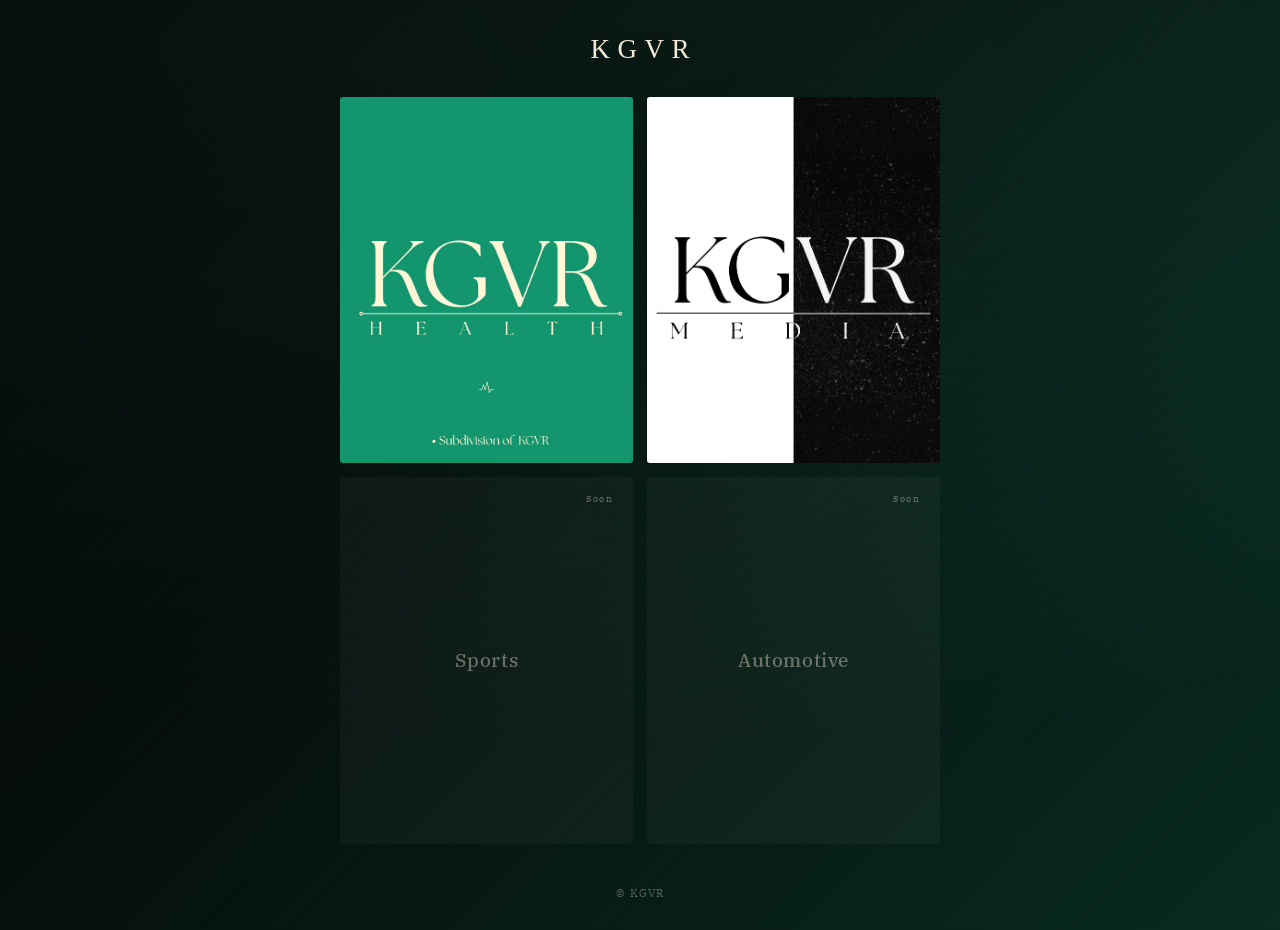
<file: index.html>
<!doctype html>
<html lang="en">
<head>
<meta charset="UTF-8">
<meta name="viewport" content="width=device-width, initial-scale=1, viewport-fit=cover">
<meta name="google-site-verification" content="y808FiQTs0OoeyJCo0NvgTRXSNj5rNbCynLtwxLH-V4" />
<title>KGVR</title>
<link rel="preconnect" href="https://fonts.googleapis.com">
<link rel="preconnect" href="https://fonts.gstatic.com" crossorigin>
<link href="https://fonts.googleapis.com/css2?family=IBM+Plex+Serif:wght@400;500;600&display=swap" rel="stylesheet">
<style>
  :root{
    --ink:#0a0a0a;
    --cream:#f4ecd8;
    --green:#157a5c;
    --dot:#d9d9d9;
    --dim:#8a8a8a;
    --wipe-ease: cubic-bezier(.76,0,.24,1);
  }

  *{ box-sizing:border-box; margin:0; padding:0; }

  html{
    height:100%;
    background:var(--ink);
  }

  body{
    min-height:100%;
    overflow-x:hidden;
    font-family:'IBM Plex Serif', serif;
    color:var(--cream);
    background:
      radial-gradient(140% 100% at 50% 0%, rgba(0,0,0,0) 0%, rgba(0,0,0,.5) 80%),
      linear-gradient(-45deg, #060606, #0e2a20, #157a5c, #0a1a15, #060606);
    background-size: 100% 100%, 400% 400%;
    background-position: 0 0, 0% 50%;
    animation: drift 18s ease-in-out infinite;
  }

  @keyframes drift{
    0%{ background-position: 0 0, 0% 50%; }
    50%{ background-position: 0 0, 100% 50%; }
    100%{ background-position: 0 0, 0% 50%; }
  }

  @media (prefers-reduced-motion: reduce){
    body{ animation:none; background-position: 0 0, 30% 50%; }
  }

  /* ================= INTRO ================= */

  #intro{
    position:fixed;
    inset:0;
    z-index:100;
    background:var(--ink);
    display:flex;
    align-items:center;
    justify-content:center;
    animation: intro-wipe 1.9s var(--wipe-ease) forwards;
    animation-delay: .15s;
    will-change: transform;
  }

  @keyframes intro-wipe{
    0%, 62%{ transform: translateX(0) skewX(0deg); }
    100%{ transform: translateX(115%) skewX(-14deg); }
  }

  #intro.hidden{
    display:none;
  }

  .dot-cluster{
    display:flex;
    flex-direction:column;
    gap:10px;
    animation: cluster-pulse .5s var(--wipe-ease) .95s;
  }

  .dot-row{
    display:flex;
    gap:10px;
  }

  .dot-row:nth-child(2){ margin-left:20px; }
  .dot-row:nth-child(3){ margin-left:40px; }
  .dot-row:nth-child(4){ margin-left:60px; }

  .dot{
    width:16px;
    height:16px;
    border-radius:50%;
    background:var(--dot);
    opacity:0;
    transform:scale(.4);
    animation: dot-in .5s var(--wipe-ease) forwards;
  }

  @keyframes dot-in{
    to{ opacity:1; transform:scale(1); }
  }

  @keyframes cluster-pulse{
    0%{ transform:scale(1); }
    50%{ transform:scale(1.06); }
    100%{ transform:scale(1); }
  }

  @media (min-width:600px){
    .dot{ width:20px; height:20px; }
    .dot-row{ gap:14px; }
    .dot-cluster{ gap:14px; }
  }

  /* ================= PAGE ================= */

  #page{
    position:relative;
    min-height:100vh;
    min-height:100dvh;
    display:flex;
    flex-direction:column;
  }

  header.brand{
    padding: 34px 24px 12px;
    display:flex;
    justify-content:center;
  }

  .mark{
    font-family:'Times New Roman', Times, serif;
    font-weight:400;
    font-size: 27px;
    letter-spacing: .28em;
    padding-left:.28em;
    color:var(--cream);
  }

  main.tiles{
    flex:1;
    display:flex;
    flex-direction:column;
    justify-content:center;
    padding: 20px 20px 24px;
    max-width: 640px;
    margin: 0 auto;
    width:100%;
  }

  .grid{
    display:grid;
    grid-template-columns: 1fr 1fr;
    gap: 14px;
  }

  .tile{
    position:relative;
    aspect-ratio: 4 / 5;
    border-radius:3px;
    overflow:hidden;
    display:block;
    text-decoration:none;
    -webkit-tap-highlight-color: transparent;
  }

  .tile.health{ background: var(--green); }
  .tile.media{ background: #0a0a0a; }

  .tile img{
    width:100%;
    height:100%;
    object-fit:cover;
    display:block;
    transition: transform .5s var(--wipe-ease);
  }

  .tile.live:hover img,
  .tile.live:focus-visible img{
    transform: scale(1.035);
  }

  .tile.live::after{
    content:"";
    position:absolute;
    inset:0;
    border-radius:inherit;
    padding:2px;
    opacity:0;
    transition: opacity .3s ease;
    pointer-events:none;
    -webkit-mask: linear-gradient(#fff 0 0) content-box, linear-gradient(#fff 0 0);
    -webkit-mask-composite: xor;
    mask-composite: exclude;
  }

  .tile.live:hover::after,
  .tile.live:focus-visible::after{
    opacity:1;
  }

  .tile.health::after{
    background: var(--cream);
  }

  .tile.media::after{
    background: linear-gradient(to right, #ffffff 50%, #000000 50%);
  }

  .tile.live:focus-visible{
    outline: none;
  }

  .tile.soon{
    position:relative;
    aspect-ratio: 4 / 5;
    border-radius:3px;
    overflow:hidden;
    background: rgba(255,255,255,.03);
    display:flex;
    align-items:center;
    justify-content:center;
    pointer-events:none;
  }

  .tile.soon .name{
    font-family:'IBM Plex Serif', serif;
    font-size:19px;
    font-weight:500;
    letter-spacing:.03em;
    color: rgba(244,236,216,.4);
  }

  .badge{
    position:absolute;
    top:12px;
    right:12px;
    font-family:'IBM Plex Serif', serif;
    font-size:9px;
    letter-spacing:.16em;
    padding:4px 8px;
    color: rgba(244,236,216,.4);
  }

  footer.credit{
    text-align:center;
    padding: 18px 24px 30px;
    font-family:'IBM Plex Serif', serif;
    font-size:11px;
    letter-spacing:.1em;
    color: rgba(244,236,216,.35);
  }

  @media (prefers-reduced-motion: reduce){
    #intro{ display:none; }
    .dot{ animation:none; opacity:1; transform:none; }
    .tile img, .tile.live::after{ transition:none; }
  }
</style>
</head>
<body>

  <div id="intro" aria-hidden="true">
    <div class="dot-cluster" id="cluster">
      <div class="dot-row">
        <div class="dot" style="animation-delay:.00s"></div>
        <div class="dot" style="animation-delay:.05s"></div>
        <div class="dot" style="animation-delay:.10s"></div>
        <div class="dot" style="animation-delay:.15s"></div>
      </div>
      <div class="dot-row">
        <div class="dot" style="animation-delay:.10s"></div>
        <div class="dot" style="animation-delay:.15s"></div>
        <div class="dot" style="animation-delay:.20s"></div>
      </div>
      <div class="dot-row">
        <div class="dot" style="animation-delay:.20s"></div>
        <div class="dot" style="animation-delay:.25s"></div>
      </div>
      <div class="dot-row">
        <div class="dot" style="animation-delay:.30s"></div>
      </div>
    </div>
  </div>

  <div id="page">
    <header class="brand">
      <div class="mark">KGVR</div>
    </header>

    <main class="tiles">
      <div class="grid">
        <a class="tile live health" href="/health/health.html" aria-label="KGVR Health">
          <img src="assets/health-tile.jpg" alt="KGVR Health">
        </a>
        <a class="tile live media" href="/media/media.html" aria-label="KGVR Media">
          <img src="assets/media-tile.jpg" alt="KGVR Media">
        </a>
        <div class="tile soon">
          <span class="badge">Soon</span>
          <span class="name">Sports</span>
        </div>
        <div class="tile soon">
          <span class="badge">Soon</span>
          <span class="name">Automotive</span>
        </div>
      </div>
    </main>

    <footer class="credit">&copy; KGVR</footer>
  </div>

<script>
  // Enhancement only: the intro plays via pure CSS animation regardless of JS.
  // This just (a) skips it on repeat visits this session and (b) cleans up
  // the element from the DOM once it's done. Wrapped so any blocked API
  // (e.g. sessionStorage in a sandboxed preview) can't break the page.
  try {
    var intro = document.getElementById('intro');
    var reduced = window.matchMedia('(prefers-reduced-motion: reduce)').matches;
    var seen = false;
    try { seen = sessionStorage.getItem('kgvr_intro_seen') === '1'; } catch (e) {}

    if (seen || reduced) {
      intro.classList.add('hidden');
    } else {
      intro.addEventListener('animationend', function(){
        intro.classList.add('hidden');
        try { sessionStorage.setItem('kgvr_intro_seen', '1'); } catch (e) {}
      });
    }
  } catch (e) {}
</script>

</body>
</html>
</file>
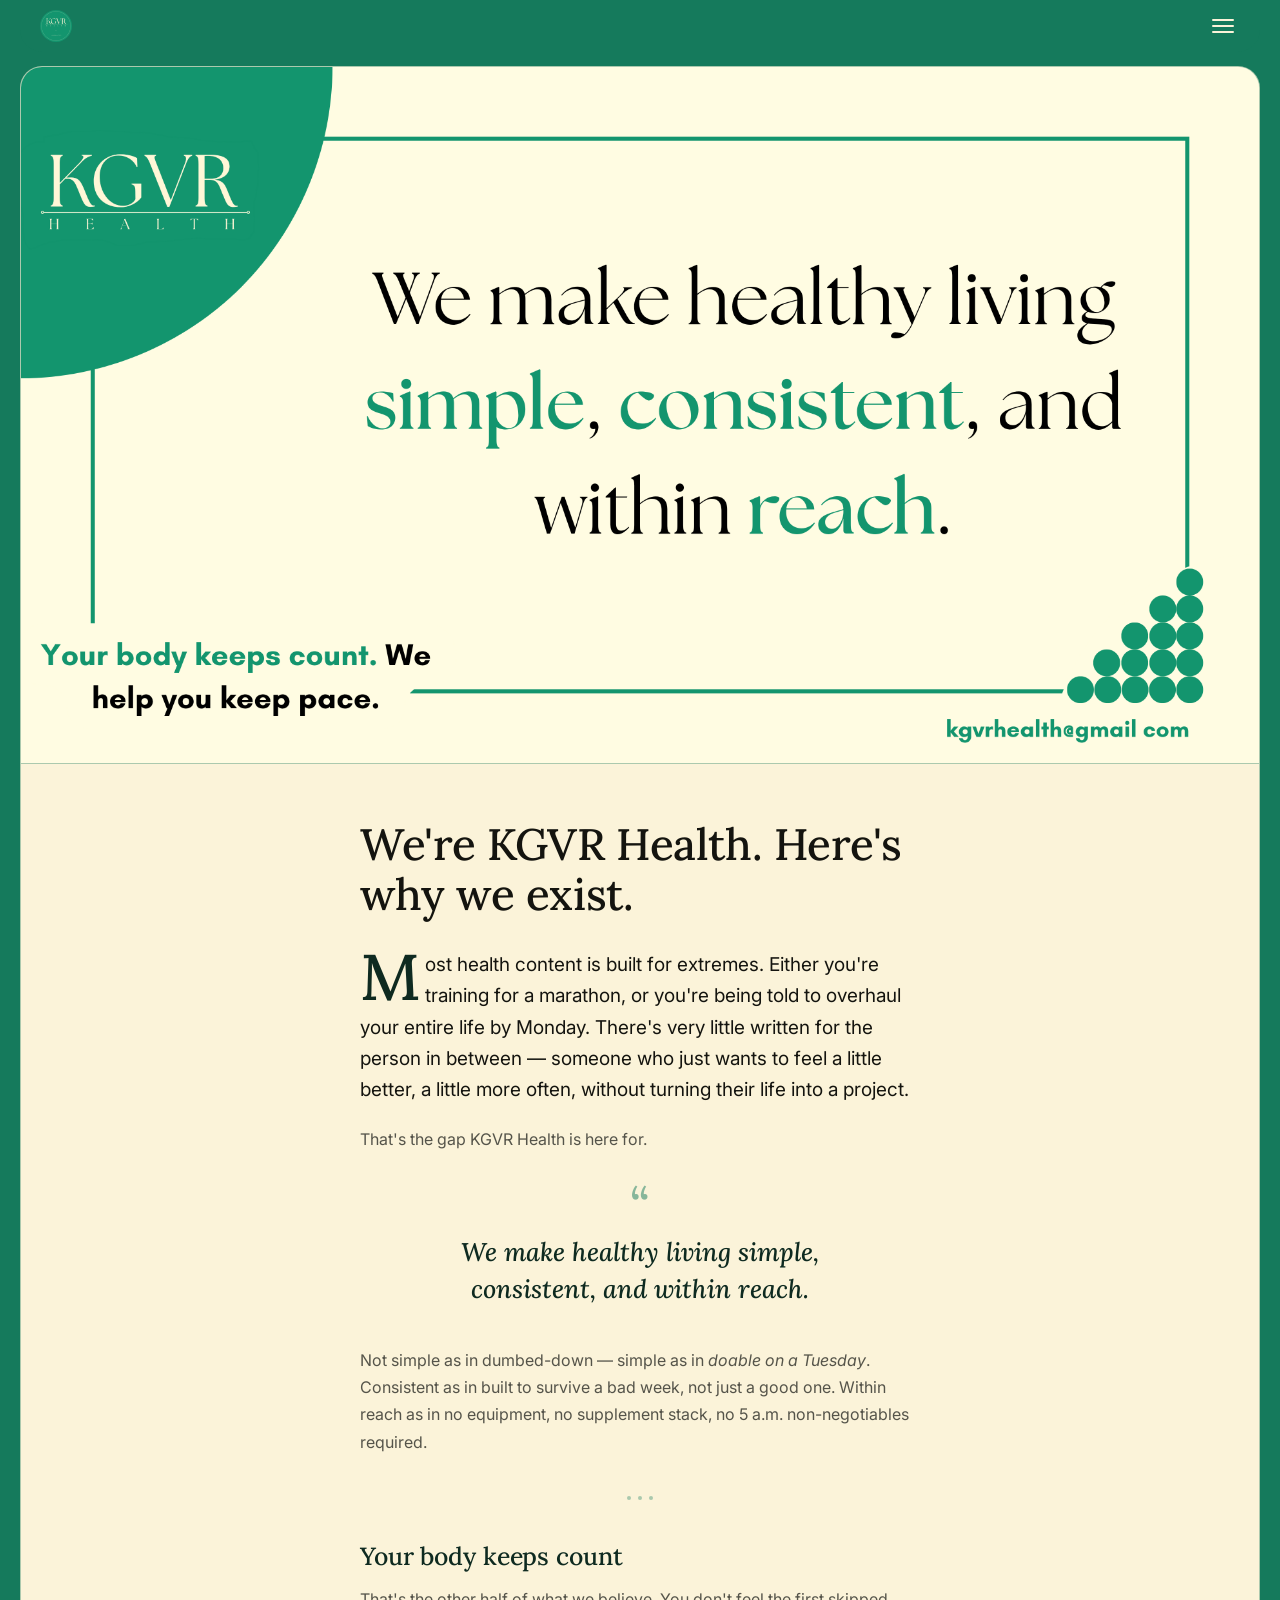
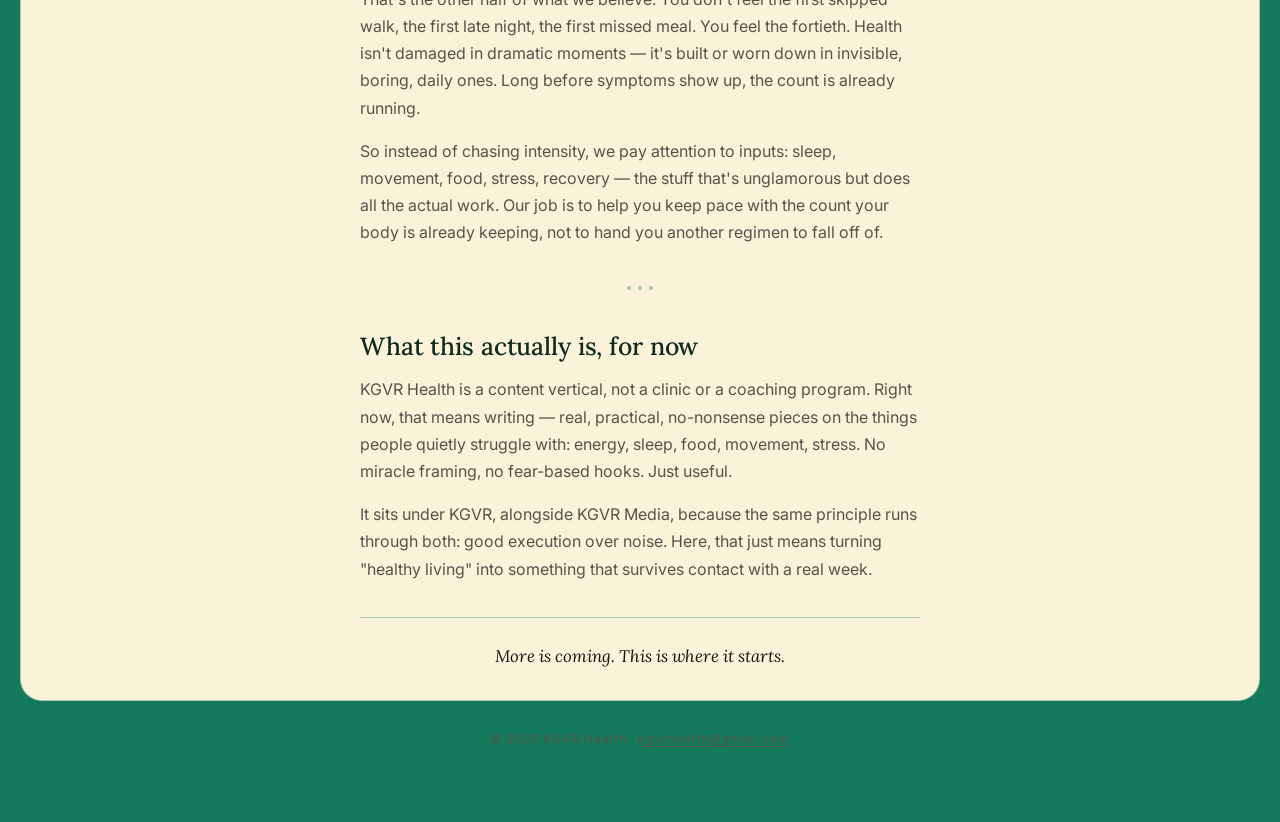
<file: health/health.html>
<!DOCTYPE html>
<html lang="en">
<head>
  <meta charset="UTF-8">
  <meta name="viewport" content="width=device-width, initial-scale=1.0, viewport-fit=cover">
  <title>KGVR Health | Simple. Consistent. Within Reach.</title>
  <meta name="description" content="KGVR Health is a content vertical of KGVR focused on simple, consistent, sustainable healthy living — no extremes, no fads.">
  <meta name="author" content="KGVR Health">
  <meta name="robots" content="index, follow">
  <meta name="theme-color" content="#157a5c">
  <link rel="canonical" href="https://kgvrhub.github.io/health/health.html">
  <link rel="icon" type="image/png" href="assets/hero.png">

  <!-- Open Graph -->
  <meta property="og:type" content="website">
  <meta property="og:site_name" content="KGVR Health">
  <meta property="og:title" content="KGVR Health | Simple. Consistent. Within Reach.">
  <meta property="og:description" content="Your body keeps count. We help you keep pace.">
  <meta property="og:url" content="https://kgvrhub.github.io/health/health.html">
  <meta property="og:image" content="https://kgvrhub.github.io/health/assets/hero.png">
  <meta property="og:locale" content="en_US">

  <link rel="preconnect" href="https://fonts.googleapis.com">
  <link rel="preconnect" href="https://fonts.gstatic.com" crossorigin>
  <link href="https://fonts.googleapis.com/css2?family=Lora:ital,wght@0,400;0,500;0,600;1,400&family=Inter:wght@300;400;500;600&display=swap" rel="stylesheet">
  <style>
/* ═══════════════════════════════════════════
   DESIGN TOKENS — cream/green, warmer + softer than Media
   ═══════════════════════════════════════════ */
:root{
  --cream: #fbf3d9;
  --cream-dim: #efe6c8;
  --ink: #14140f;
  --ink-soft: #55544a;
  --green: #157a5c;
  --green-deep: #0e2a20;
  --green-bright: #1c9a74;
  --border: rgba(21,122,92,0.35);

  --font-display: 'Lora', serif;
  --font-body: 'Inter', -apple-system, BlinkMacSystemFont, 'Helvetica Neue', Arial, sans-serif;

  --ease-smooth: cubic-bezier(0.16, 1, 0.3, 1);
}

*, *::before, *::after{ box-sizing:border-box; margin:0; padding:0; -webkit-tap-highlight-color: transparent; }

html{ background: var(--green); scroll-behavior: smooth; }

body{
  background: var(--green);
  color: var(--ink);
  font-family: var(--font-body);
  font-weight: 400;
  overflow-x: hidden;
  -webkit-font-smoothing: antialiased;
}

body.modal-open{ overflow: hidden; }
a{ color: inherit; }
button{ font: inherit; color: inherit; background: none; border: none; }
:focus-visible{ outline: 2px solid var(--green-deep); outline-offset: 3px; }
::selection{ background: rgba(21,122,92,0.22); color: var(--ink); }

@media (prefers-reduced-motion: reduce){
  *, *::before, *::after{
    animation-duration: 0.01ms !important;
    transition-duration: 0.01ms !important;
    scroll-behavior: auto !important;
  }
}

.visually-hidden{
  position:absolute; width:1px; height:1px; overflow:hidden;
  clip:rect(0,0,0,0); white-space:nowrap; border:0; padding:0; margin:-1px;
}

/* ═══════════════════════════════════════════
   PRELOADER — same dot-cluster wipe as the parent KGVR index,
   recolored: green bg, cream dots
   ═══════════════════════════════════════════ */
.page-transition{
  position:fixed; inset:0; z-index:1000;
  background: var(--green);
  display:flex; align-items:center; justify-content:center;
  animation: intro-wipe 1.9s var(--ease-smooth) forwards;
  animation-delay: .15s;
  will-change: transform;
}
.page-transition.hidden{ display:none; }

@keyframes intro-wipe{
  0%, 62%{ transform: translateX(0) skewX(0deg); }
  100%{ transform: translateX(115%) skewX(-14deg); }
}

.dot-cluster{
  display:flex;
  flex-direction:column;
  gap:10px;
  animation: cluster-pulse .5s var(--ease-smooth) .95s;
}
.dot-row{ display:flex; gap:10px; }
.dot-row:nth-child(2){ margin-left:20px; }
.dot-row:nth-child(3){ margin-left:40px; }
.dot-row:nth-child(4){ margin-left:60px; }

.dot{
  width:16px;
  height:16px;
  border-radius:50%;
  background: var(--cream);
  opacity:0;
  transform:scale(.4);
  animation: dot-in .5s var(--ease-smooth) forwards;
}
@keyframes dot-in{
  to{ opacity:1; transform:scale(1); }
}
@keyframes cluster-pulse{
  0%{ transform:scale(1); }
  50%{ transform:scale(1.06); }
  100%{ transform:scale(1); }
}

@media (min-width:600px){
  .dot{ width:20px; height:20px; }
  .dot-row{ gap:14px; }
  .dot-cluster{ gap:14px; }
}

/* ═══════════════════════════════════════════
   OUTER FRAME — pill header + thin bordered body (per layout ref)
   ═══════════════════════════════════════════ */
.frame{
  min-height: 100vh;
  min-height: 100dvh;
  padding: 0 14px 28px;
  position: relative;
}

header.pill-header{
  background: var(--green);
  border-radius: 0 0 22px 22px;
  padding: 10px 20px;
  display:flex;
  align-items:center;
  justify-content:space-between;
  gap: 12px;
  position: relative;
  z-index: 50;
}

.wordmark{
  display:flex;
  align-items:center;
}
.wordmark img{
  height: 32px;
  width: 32px;
  display:block;
  border-radius: 50%;
}

.menu-toggle{
  display:flex;
  flex-direction:column;
  gap:4px;
  padding:6px;
  cursor:pointer;
}
.menu-toggle span{
  display:block;
  width:22px;
  height:2px;
  background: var(--cream);
  border-radius:2px;
  transition: transform .3s var(--ease-smooth), opacity .3s var(--ease-smooth);
}
.menu-toggle.active span:nth-child(1){ transform: translateY(7px) rotate(45deg); }
.menu-toggle.active span:nth-child(2){ opacity:0; }
.menu-toggle.active span:nth-child(3){ transform: translateY(-7px) rotate(-45deg); }

nav.menu-panel{
  position: absolute;
  top: 58px;
  right: 20px;
  background: var(--cream);
  border: 1px solid var(--border);
  border-radius: 16px;
  padding: 10px;
  display:flex;
  flex-direction:column;
  min-width: 180px;
  box-shadow: 0 18px 40px rgba(14,42,32,.25);
  transform: translateY(-8px) scale(.98);
  opacity:0;
  pointer-events:none;
  transition: transform .25s var(--ease-smooth), opacity .25s var(--ease-smooth);
  z-index: 60;
}
nav.menu-panel.open{
  transform: translateY(0) scale(1);
  opacity:1;
  pointer-events:auto;
}
nav.menu-panel a{
  font-family: var(--font-body);
  font-size: 14px;
  padding: 10px 12px;
  border-radius: 10px;
  color: var(--ink);
}
nav.menu-panel a:hover{ background: var(--cream-dim); }

/* ═══════════════════════════════════════════
   BODY — cream panel, thin green border like the wireframe
   ═══════════════════════════════════════════ */
.panel{
  margin-top: 14px;
  background: var(--cream);
  border: 1.5px solid var(--border);
  border-radius: 22px;
  overflow:hidden;
}

.hero-image-wrap{
  width:100%;
  line-height:0;
  border-bottom: 1.5px solid var(--border);
}
.hero-image-wrap img{
  width:100%;
  height:auto;
  display:block;
}

main.content{
  padding: 48px 24px 24px;
  max-width: 640px;
  margin: 0 auto;
}

article h1{
  font-family: var(--font-display);
  font-weight:500;
  font-size: clamp(2rem, 6.5vw, 2.75rem);
  line-height: 1.12;
  letter-spacing: -0.01em;
  color: var(--ink);
  margin-bottom: 30px;
}

article p.lede{
  font-size: 19px;
  line-height: 1.65;
  color: var(--ink);
  margin-bottom: 20px;
}
article p.lede::first-letter{
  font-family: var(--font-display);
  font-size: 3.4em;
  line-height: 0.82;
  font-weight: 500;
  float: left;
  padding: 0.04em 0.08em 0 0;
  color: var(--green-deep);
}

blockquote.pull-quote{
  font-family: var(--font-display);
  font-style: italic;
  font-weight: 500;
  font-size: clamp(1.3rem, 4.2vw, 1.6rem);
  line-height: 1.45;
  color: var(--green-deep);
  text-align: center;
  max-width: 460px;
  margin: 40px auto;
  padding: 0 12px;
}
blockquote.pull-quote::before{
  content: "\201C";
  display: block;
  font-family: var(--font-display);
  font-style: normal;
  font-size: 3rem;
  line-height: 0.5;
  color: var(--green);
  opacity: .5;
  margin-bottom: 16px;
}

.section-divider{
  display:flex;
  align-items:center;
  justify-content:center;
  gap:7px;
  margin: 40px 0;
}
.section-divider span{
  width:4px; height:4px; border-radius:50%;
  background: var(--border);
}

article h2{
  font-family: var(--font-display);
  font-weight:500;
  font-size: clamp(1.25rem, 3.6vw, 1.55rem);
  letter-spacing: -0.005em;
  color: var(--green-deep);
  margin: 0 0 14px;
}

article p{
  font-size: 16px;
  line-height: 1.7;
  color: var(--ink-soft);
  margin-bottom: 16px;
}

article strong{ color: var(--ink); }

p.closer{
  font-family: var(--font-display);
  font-style: italic;
  font-size: 1.05rem;
  color: var(--ink);
  text-align: center;
  margin: 34px 0 0;
  padding-top: 24px;
  border-top: 1px solid var(--border);
}

footer.credit{
  text-align:center;
  padding: 30px 24px 36px;
  font-family: var(--font-body);
  font-size: 12px;
  letter-spacing:.08em;
  color: var(--ink-soft);
}

footer.credit a{
  text-decoration: underline;
  text-underline-offset: 3px;
}

@media (min-width: 640px){
  .frame{ padding: 0 20px 40px; }
  main.content{ padding: 56px 40px 30px; }
}
  </style>
</head>
<body>

  <div class="page-transition" id="pageTransition" aria-hidden="true">
    <div class="dot-cluster">
      <div class="dot-row">
        <div class="dot" style="animation-delay:.00s"></div>
        <div class="dot" style="animation-delay:.05s"></div>
        <div class="dot" style="animation-delay:.10s"></div>
        <div class="dot" style="animation-delay:.15s"></div>
      </div>
      <div class="dot-row">
        <div class="dot" style="animation-delay:.10s"></div>
        <div class="dot" style="animation-delay:.15s"></div>
        <div class="dot" style="animation-delay:.20s"></div>
      </div>
      <div class="dot-row">
        <div class="dot" style="animation-delay:.20s"></div>
        <div class="dot" style="animation-delay:.25s"></div>
      </div>
      <div class="dot-row">
        <div class="dot" style="animation-delay:.30s"></div>
      </div>
    </div>
    <span class="visually-hidden">Loading KGVR Health</span>
  </div>

  <div class="frame">
    <header class="pill-header">
      <a href="health.html" class="wordmark" aria-label="KGVR Health — Home">
        <img src="assets/badge.png" alt="KGVR Health" width="32" height="32">
      </a>
      <button class="menu-toggle" id="menuToggle" aria-label="Toggle menu" aria-expanded="false" aria-controls="menuPanel">
        <span></span><span></span><span></span>
      </button>
    </header>

    <nav class="menu-panel" id="menuPanel" aria-hidden="true">
      <a href="/">KGVR</a>
      <a href="health.html">Home</a>
      <a href="../media/media.html">KGVR Media</a>
    </nav>

    <div class="panel">
      <div class="hero-image-wrap">
        <img src="assets/hero.png" alt="KGVR Health — We make healthy living simple, consistent, and within reach. Your body keeps count. We help you keep pace.">
      </div>

      <main class="content">
        <article>
          <h1>We're KGVR Health. Here's why we exist.</h1>

          <p class="lede">Most health content is built for extremes. Either you're training for a marathon, or you're being told to overhaul your entire life by Monday. There's very little written for the person in between — someone who just wants to feel a little better, a little more often, without turning their life into a project.</p>

          <p>That's the gap KGVR Health is here for.</p>

          <blockquote class="pull-quote">We make healthy living simple, consistent, and within reach.</blockquote>

          <p>Not simple as in dumbed-down — simple as in <em>doable on a Tuesday</em>. Consistent as in built to survive a bad week, not just a good one. Within reach as in no equipment, no supplement stack, no 5 a.m. non-negotiables required.</p>

          <div class="section-divider"><span></span><span></span><span></span></div>

          <h2>Your body keeps count</h2>
          <p>That's the other half of what we believe. You don't feel the first skipped walk, the first late night, the first missed meal. You feel the fortieth. Health isn't damaged in dramatic moments — it's built or worn down in invisible, boring, daily ones. Long before symptoms show up, the count is already running.</p>

          <p>So instead of chasing intensity, we pay attention to inputs: sleep, movement, food, stress, recovery — the stuff that's unglamorous but does all the actual work. Our job is to help you keep pace with the count your body is already keeping, not to hand you another regimen to fall off of.</p>

          <div class="section-divider"><span></span><span></span><span></span></div>

          <h2>What this actually is, for now</h2>
          <p>KGVR Health is a content vertical, not a clinic or a coaching program. Right now, that means writing — real, practical, no-nonsense pieces on the things people quietly struggle with: energy, sleep, food, movement, stress. No miracle framing, no fear-based hooks. Just useful.</p>

          <p>It sits under KGVR, alongside KGVR Media, because the same principle runs through both: good execution over noise. Here, that just means turning "healthy living" into something that survives contact with a real week.</p>

          <p class="closer">More is coming. This is where it starts.</p>
        </article>
      </main>
    </div>

    <footer class="credit">&copy; 2026 KGVR Health &middot; <a href="mailto:kgvrhealth@gmail.com">kgvrhealth@gmail.com</a></footer>
  </div>

<script>
(function(){
  var overlay = document.getElementById('pageTransition');
  var reduced = window.matchMedia('(prefers-reduced-motion: reduce)').matches;
  try {
    var seen = false;
    try { seen = sessionStorage.getItem('kgvr_health_intro_seen') === '1'; } catch (e) {}

    if (overlay) {
      if (seen || reduced) {
        overlay.classList.add('hidden');
      } else {
        overlay.addEventListener('animationend', function(){
          overlay.classList.add('hidden');
          try { sessionStorage.setItem('kgvr_health_intro_seen', '1'); } catch (e) {}
        });
      }
    }
  } catch (e) {}

  var toggle = document.getElementById('menuToggle');
  var panel = document.getElementById('menuPanel');
  if (toggle && panel){
    toggle.addEventListener('click', function(e){
      e.stopPropagation();
      var open = panel.classList.toggle('open');
      toggle.classList.toggle('active', open);
      toggle.setAttribute('aria-expanded', open ? 'true' : 'false');
      panel.setAttribute('aria-hidden', open ? 'false' : 'true');
    });
    document.addEventListener('click', function(e){
      if (panel.classList.contains('open') && !panel.contains(e.target) && !toggle.contains(e.target)){
        panel.classList.remove('open');
        toggle.classList.remove('active');
        toggle.setAttribute('aria-expanded', 'false');
        panel.setAttribute('aria-hidden', 'true');
      }
    });
    document.addEventListener('keydown', function(e){
      if (e.key === 'Escape'){
        panel.classList.remove('open');
        toggle.classList.remove('active');
        toggle.setAttribute('aria-expanded', 'false');
        panel.setAttribute('aria-hidden', 'true');
      }
    });
  }
})();
</script>

</body>
</html>
</file>
